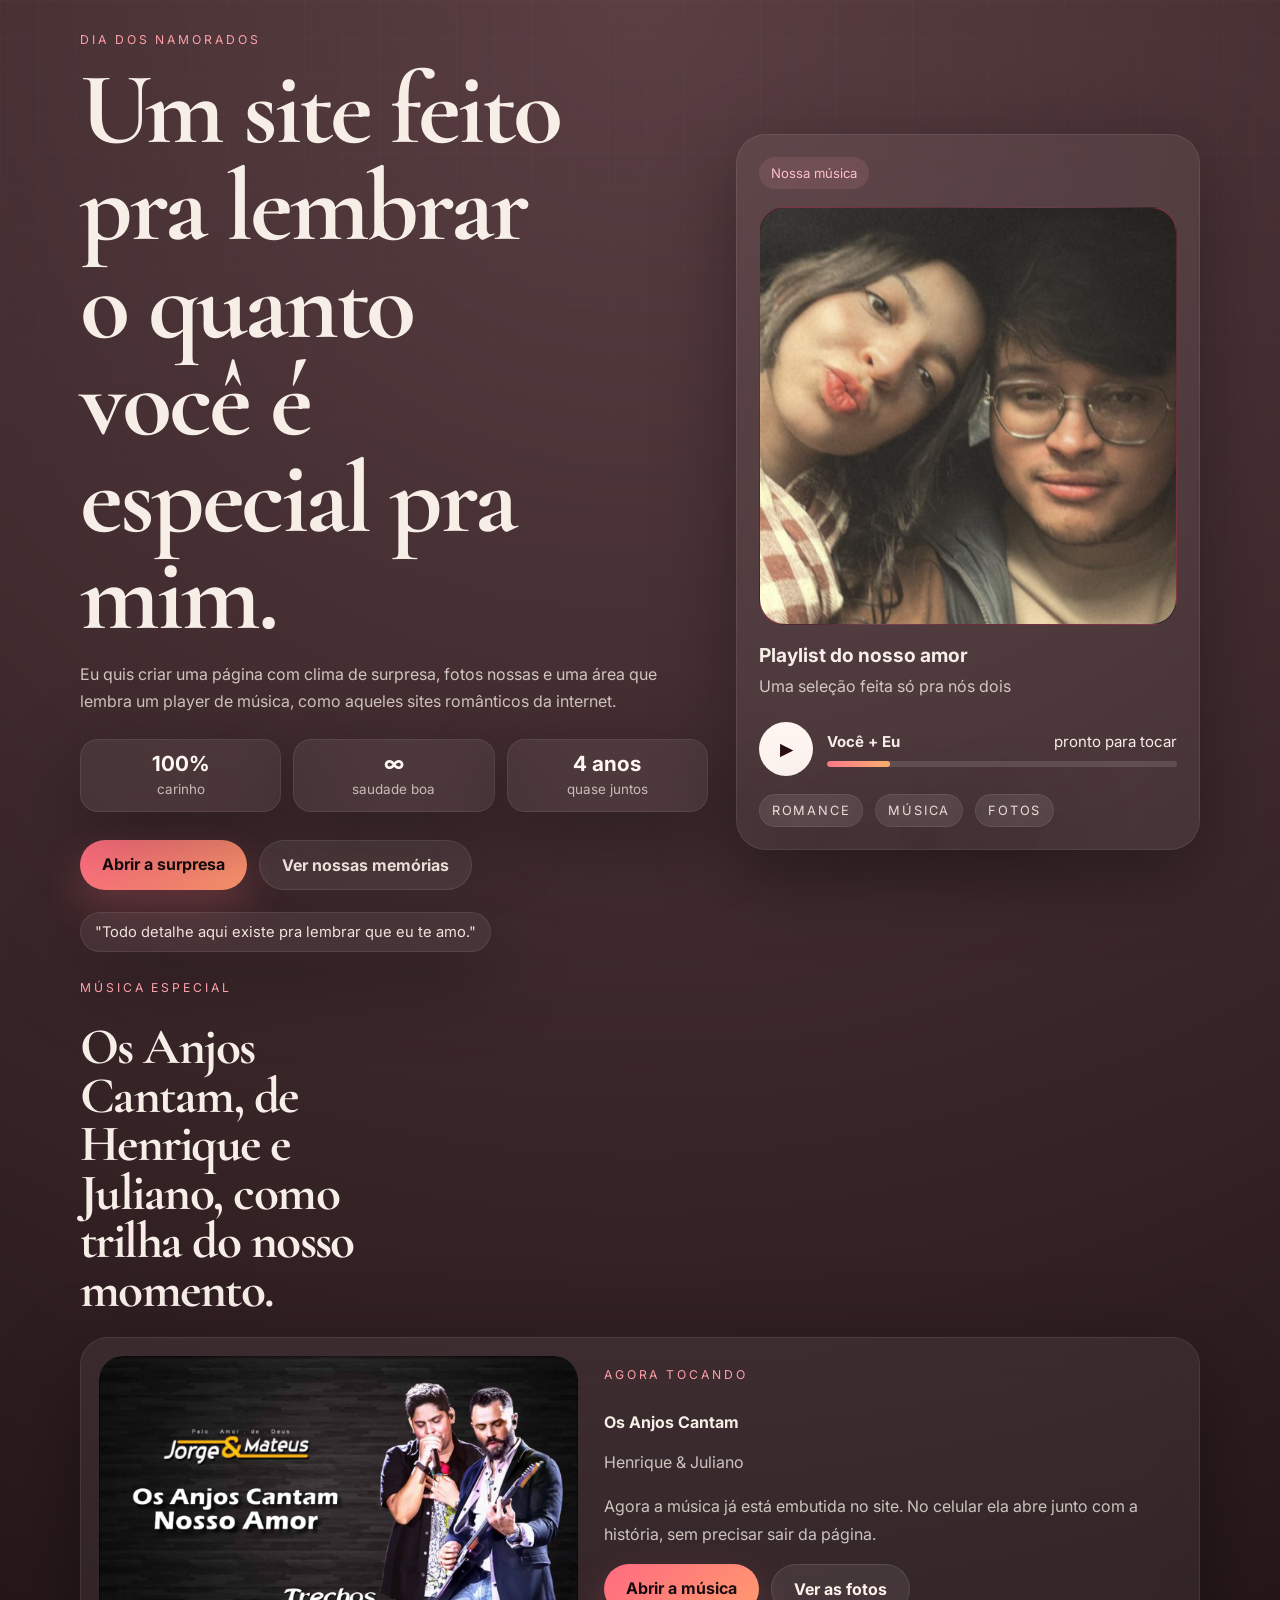
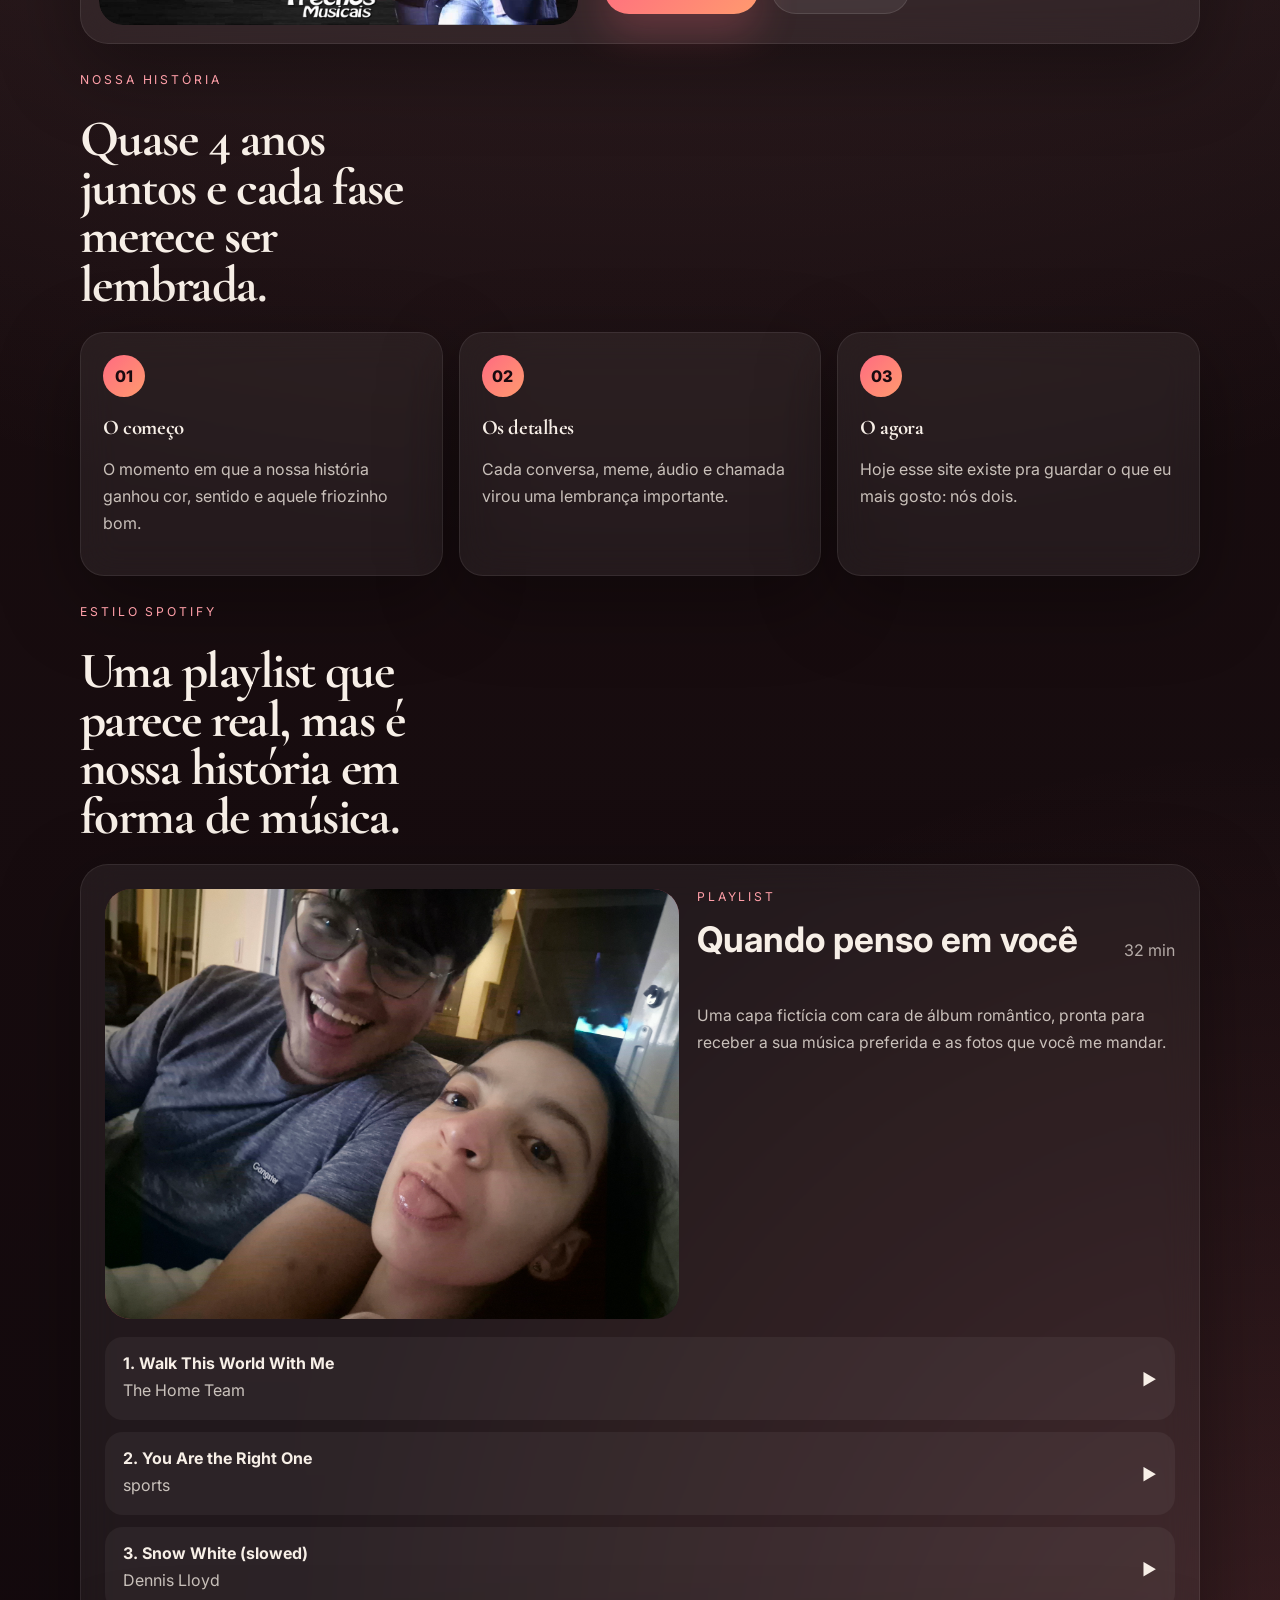
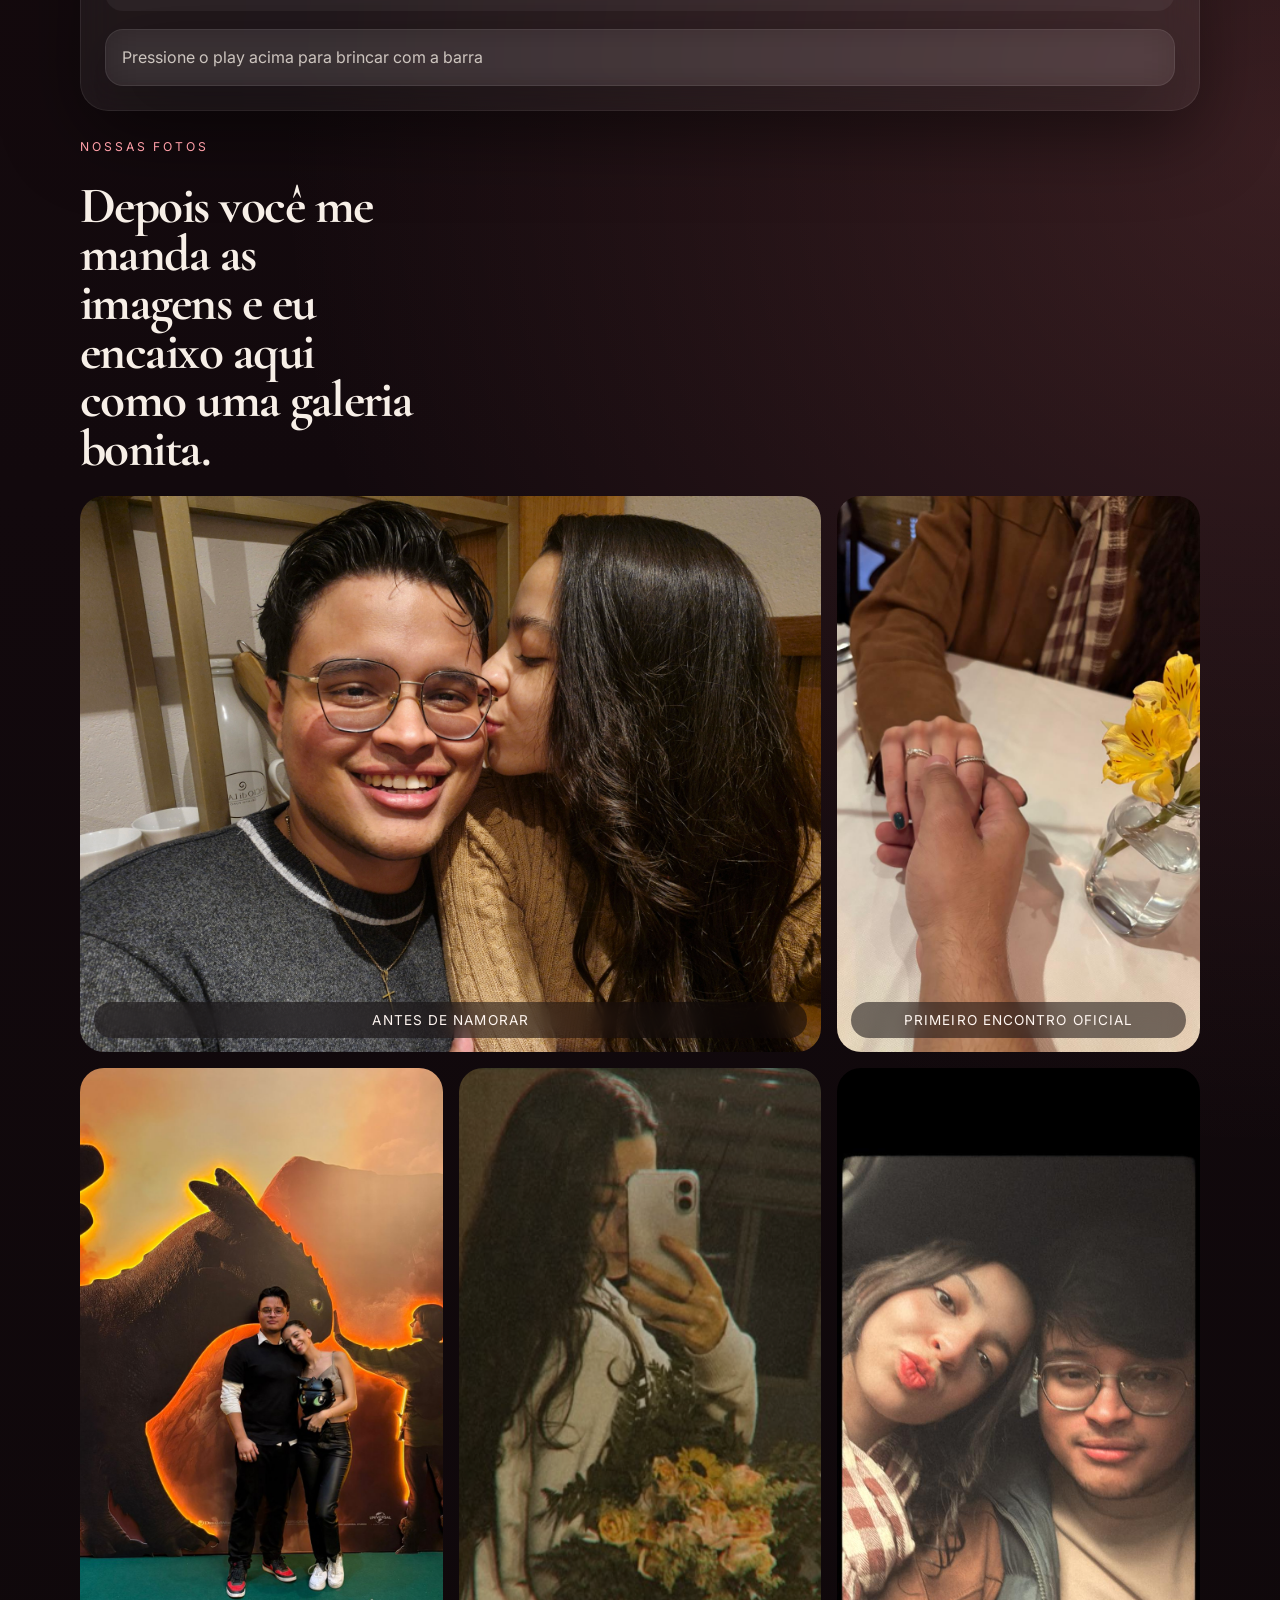
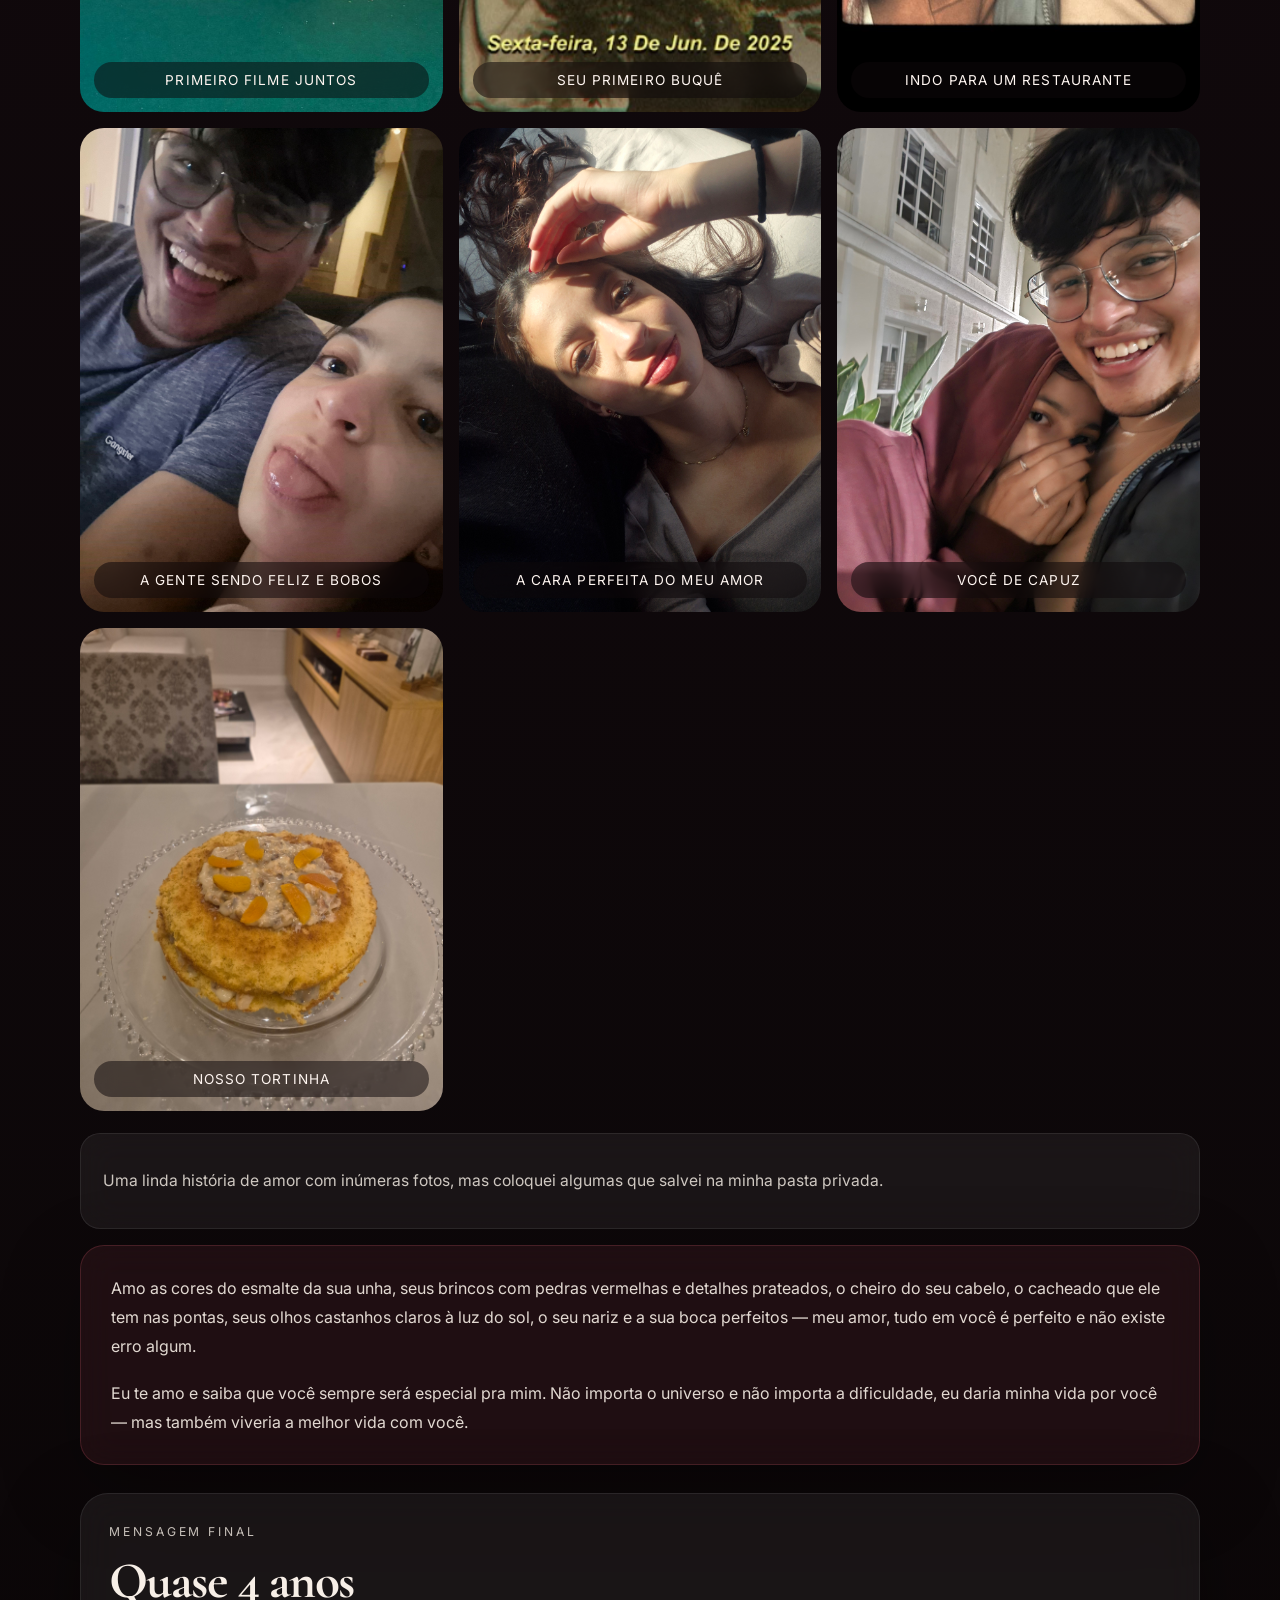
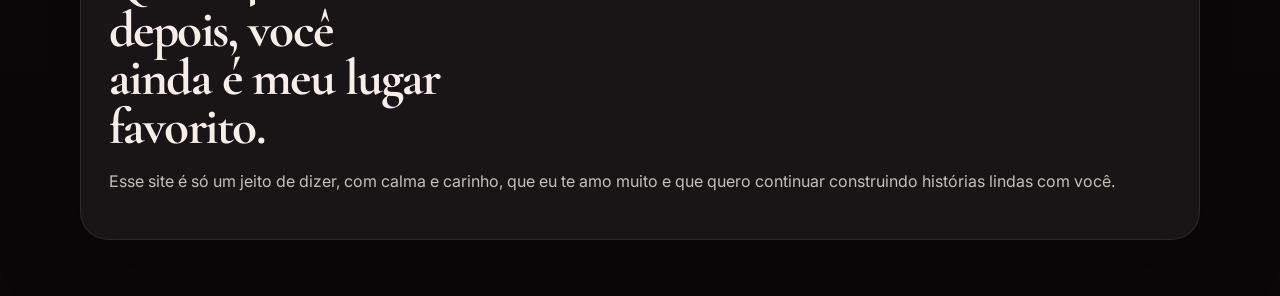
<file: Desktop/SiteNamoro/index.html>
<!doctype html>
<html lang="pt-BR">
  <head>
    <meta charset="UTF-8" />
    <meta name="viewport" content="width=device-width, initial-scale=1.0" />
    <title>Para o meu amor</title>
    <link rel="preconnect" href="https://fonts.googleapis.com" />
    <link rel="preconnect" href="https://fonts.gstatic.com" crossorigin />
    <link
      href="https://fonts.googleapis.com/css2?family=Cormorant+Garamond:wght@500;600;700&family=Inter:wght@400;500;600;700;800&display=swap"
      rel="stylesheet"
    />
    <link rel="stylesheet" href="style.css" />
  </head>
  <body>
    <main class="page-shell">
      <section class="hero">
        <div class="hero-copy">
          <p class="eyebrow">Dia dos Namorados</p>
          <h1>Um site feito pra lembrar o quanto você é especial pra mim.</h1>
          <p class="hero-text">
            Eu quis criar uma página com clima de surpresa, fotos nossas e uma
            área que lembra um player de música, como aqueles sites românticos
            da internet.
          </p>
          <div class="stats-strip">
            <div>
              <strong>100%</strong>
              <span>carinho</span>
            </div>
            <div>
              <strong>∞</strong>
              <span>saudade boa</span>
            </div>
            <div>
              <strong>4 anos</strong>
              <span>quase juntos</span>
            </div>
          </div>
          <div class="hero-actions">
            <a class="primary-btn" href="#playlist">Abrir a surpresa</a>
            <a class="secondary-btn" href="#memories">Ver nossas memórias</a>
          </div>
          <p class="quote-line">
            "Todo detalhe aqui existe pra lembrar que eu te amo."
          </p>
        </div>

        <div class="hero-card">
          <div class="badge">Nossa música</div>
          <div class="album-art">
            <img
              src="images/foto-playlist-do-nosso-amor.png"
              alt="Foto romântica dela"
            />
          </div>
          <div class="track-meta">
            <p class="track-title">Playlist do nosso amor</p>
            <p class="track-subtitle">Uma seleção feita só pra nós dois</p>
          </div>
          <div class="player">
            <button class="player-button" type="button" id="playButton">
              ▶
            </button>
            <div class="player-info">
              <div class="player-line">
                <strong>Você + Eu</strong>
                <span id="playerState">pronto para tocar</span>
              </div>
              <div class="progress-bar" aria-hidden="true">
                <span id="progressFill"></span>
              </div>
            </div>
          </div>
          <div class="mini-tags">
            <span>romance</span>
            <span>música</span>
            <span>fotos</span>
          </div>
        </div>
      </section>

      <section class="music-section" id="music">
        <div class="section-heading">
          <p class="eyebrow">Música especial</p>
          <h2>
            Os Anjos Cantam, de Henrique e Juliano, como trilha do nosso
            momento.
          </h2>
        </div>

        <div class="music-card">
          <div class="music-cover">
            <img
              src="images/osanjoscantamnossoamor.jpg"
              alt="Os Anjos Cantam - Henrique e Juliano"
              class="music-cover-img"
            />
          </div>

          <div class="music-copy">
            <span class="music-label">Agora tocando</span>
            <strong>Os Anjos Cantam</strong>
            <p>Henrique &amp; Juliano</p>
            <p>
              Agora a música já está embutida no site. No celular ela abre junto
              com a história, sem precisar sair da página.
            </p>
            <div class="music-actions">
              <a
                class="primary-btn"
                href="https://www.youtube.com/watch?v=EhlhRIJygPM&list=RDICS6uKC93w0&index=4"
                target="_blank"
                rel="noreferrer"
                >Abrir a música</a
              >
              <a class="secondary-btn" href="#memories">Ver as fotos</a>
            </div>
          </div>
        </div>
      </section>

      <section class="timeline-section">
        <div class="section-heading">
          <p class="eyebrow">Nossa história</p>
          <h2>Quase 4 anos juntos e cada fase merece ser lembrada.</h2>
        </div>

        <div class="timeline-grid">
          <article class="timeline-card">
            <span>01</span>
            <h3>O começo</h3>
            <p>
              O momento em que a nossa história ganhou cor, sentido e aquele
              friozinho bom.
            </p>
          </article>
          <article class="timeline-card">
            <span>02</span>
            <h3>Os detalhes</h3>
            <p>
              Cada conversa, meme, áudio e chamada virou uma lembrança
              importante.
            </p>
          </article>
          <article class="timeline-card">
            <span>03</span>
            <h3>O agora</h3>
            <p>
              Hoje esse site existe pra guardar o que eu mais gosto: nós dois.
            </p>
          </article>
        </div>
      </section>

      <section class="playlist-section" id="playlist">
        <div class="section-heading">
          <p class="eyebrow">Estilo Spotify</p>
          <h2>
            Uma playlist que parece real, mas é nossa história em forma de
            música.
          </h2>
        </div>

        <div class="playlist-card">
          <div class="playlist-hero-row">
            <div class="playlist-cover">
              <img
                src="images/a%20gente%20sendo%20feliz%20e%20bobos.jpg"
                alt="Capa da playlist com uma foto do casal"
              />
            </div>
            <div class="playlist-copy">
              <div class="playlist-top">
                <div>
                  <p class="playlist-label">Playlist</p>
                  <h3>Quando penso em você</h3>
                </div>
                <span class="playlist-time">32 min</span>
              </div>
              <p class="playlist-description">
                Uma capa fictícia com cara de álbum romântico, pronta para
                receber a sua música preferida e as fotos que você me mandar.
              </p>
            </div>
          </div>

          <div class="track-list">
            <a
              class="track-item"
              href="https://www.youtube.com/watch?v=CRLgEkgqc94"
              target="_blank"
              rel="noreferrer"
            >
              <div>
                <strong>1. Walk This World With Me</strong>
                <p>The Home Team</p>
              </div>
              <span>▶</span>
            </a>
            <a
              class="track-item"
              href="https://www.youtube.com/watch?v=lMk3WMnUZ1s"
              target="_blank"
              rel="noreferrer"
            >
              <div>
                <strong>2. You Are the Right One</strong>
                <p>sports</p>
              </div>
              <span>▶</span>
            </a>
            <a
              class="track-item"
              href="https://www.youtube.com/watch?v=XYQED7fs8Rc"
              target="_blank"
              rel="noreferrer"
            >
              <div>
                <strong>3. Snow White (slowed)</strong>
                <p>Dennis Lloyd</p>
              </div>
              <span>▶</span>
            </a>
          </div>

          <div class="playlist-footer-note">
            <span>Pressione o play acima para brincar com a barra</span>
          </div>
        </div>
      </section>

      <section class="memories-section" id="memories">
        <div class="section-heading">
          <p class="eyebrow">Nossas fotos</p>
          <h2>
            Depois você me manda as imagens e eu encaixo aqui como uma galeria
            bonita.
          </h2>
        </div>

        <div class="gallery">
          <article class="memory-card memory-large photo-card memory-medium">
            <img
              src="images/Nosso%20encontro%20antes%20da%20gente%20namorar.jpg"
              alt="Nosso encontro antes da gente namorar"
            />
            <span class="photo-caption">Antes de namorar</span>
          </article>
          <article class="memory-card photo-card">
            <img
              src="images/Nosso%20primeiro%20encontro%20como%20namorados%20oficial.jpg"
              alt="Nosso primeiro encontro como namorados oficial"
            />
            <span class="photo-caption">Primeiro encontro oficial</span>
          </article>
          <article class="memory-card photo-card">
            <img
              src="images/Primeiro%20filme%20assistido%20juntos.jpg"
              alt="Primeiro filme assistido juntos"
            />
            <span class="photo-caption">Primeiro filme juntos</span>
          </article>
          <article class="memory-card photo-card">
            <img src="images/primeiro%20buque.png" alt="Seu primeiro buquê" />
            <span class="photo-caption">Seu primeiro buquê</span>
          </article>
          <article class="memory-card photo-card">
            <img
              src="images/Indo%20para%20um%20restaurante.jpg"
              alt="Indo para um restaurante"
            />
            <span class="photo-caption">Indo para um restaurante</span>
          </article>
          <article class="memory-card photo-card">
            <img
              src="images/a%20gente%20sendo%20feliz%20e%20bobos.jpg"
              alt="Vocês dois felizes"
            />
            <span class="photo-caption">A gente sendo feliz e bobos</span>
          </article>
          <article class="memory-card photo-card">
            <img src="images/Meu%20amorzao%20linda.jpg" alt="Retrato dela" />
            <span class="photo-caption">A cara perfeita do meu amor</span>
          </article>
          <article class="memory-card photo-card">
            <img src="images/Voce%20de%20capuz.jpg" alt="Você de capuz" />
            <span class="photo-caption">Você de capuz</span>
          </article>
          <article class="memory-card photo-card">
            <img src="images/Nosso%20tortinha.jpg" alt="Nosso tortinha" />
            <span class="photo-caption">Nosso tortinha</span>
          </article>
        </div>

        <div class="memory-note-card">
          <p>Uma linda história de amor com inúmeras fotos, mas coloquei algumas que salvei na minha pasta privada.</p>
        </div>

        <div class="love-letter-card">
          <p>
            Amo as cores do esmalte da sua unha, seus brincos com pedras vermelhas e detalhes prateados,
            o cheiro do seu cabelo, o cacheado que ele tem nas pontas, seus olhos castanhos claros à luz do sol,
            o seu nariz e a sua boca perfeitos — meu amor, tudo em você é perfeito e não existe erro algum.
          </p>
          <p>
            Eu te amo e saiba que você sempre será especial pra mim. Não importa o universo e não importa a dificuldade,
            eu daria minha vida por você — mas também viveria a melhor vida com você.
          </p>
        </div>
      </section>

      <section class="love-note">
        <p class="eyebrow">Mensagem final</p>
        <h2>Quase 4 anos depois, você ainda é meu lugar favorito.</h2>
        <p>
          Esse site é só um jeito de dizer, com calma e carinho, que eu te amo
          muito e que quero continuar construindo histórias lindas com você.
        </p>
      </section>
    </main>

    <div class="floating-hearts" aria-hidden="true">
      <span>❤</span>
      <span>❤</span>
      <span>❤</span>
      <span>❤</span>
    </div>

    <script>
      const playButton = document.getElementById("playButton");
      const playerState = document.getElementById("playerState");
      const progressFill = document.getElementById("progressFill");
      let playing = false;
      let progress = 18;

      playButton.addEventListener("click", () => {
        playing = !playing;
        playButton.textContent = playing ? "❚❚" : "▶";
        playerState.textContent = playing
          ? "tocando agora"
          : "pronto para tocar";

        if (playing) {
          progress = 18;
          progressFill.style.width = progress + "%";
        }
      });

      setInterval(() => {
        if (!playing) return;
        progress = Math.min(progress + 1.5, 100);
        progressFill.style.width = progress + "%";
        if (progress >= 100) {
          playing = false;
          playButton.textContent = "▶";
          playerState.textContent = "pronto para tocar";
        }
      }, 180);
    </script>
  </body>
</html>
</file>
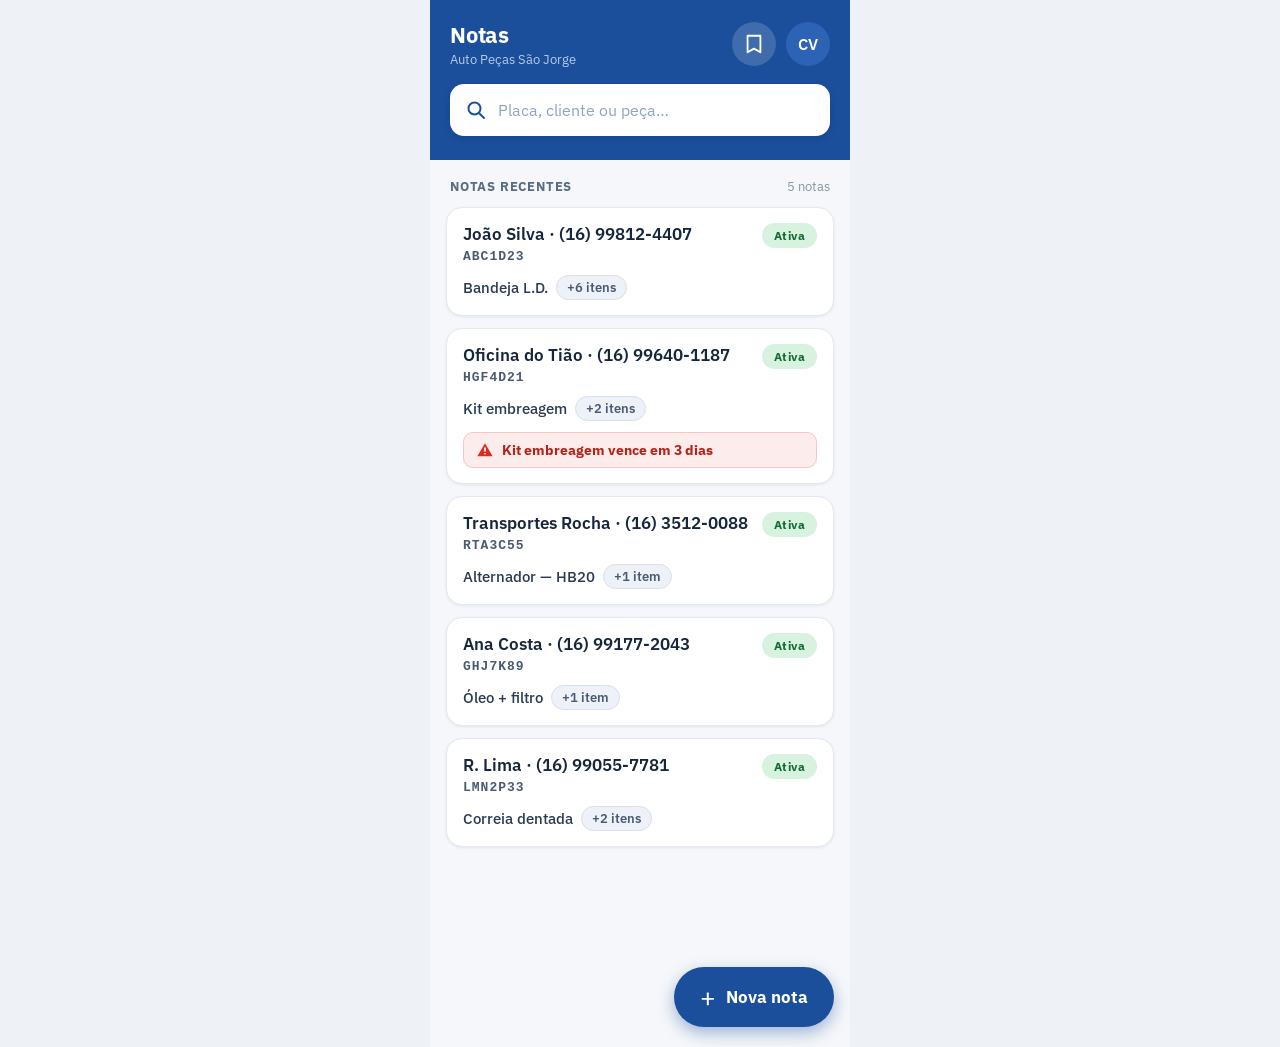
<file: Desktop/SafeFiscas/app/index.html>
<!DOCTYPE html>
<html lang="pt-BR">
<head>
  <meta charset="utf-8">
  <meta name="viewport" content="width=device-width, initial-scale=1, viewport-fit=cover, maximum-scale=1">
  <meta name="theme-color" content="#1b4f9c">
  <meta name="apple-mobile-web-app-capable" content="yes">
  <meta name="apple-mobile-web-app-status-bar-style" content="black-translucent">
  <meta name="apple-mobile-web-app-title" content="SafeFiscas">
  <title>SafeFiscas</title>
  <link rel="manifest" href="./manifest.webmanifest">
  <link rel="apple-touch-icon" href="./icon.svg">
  <link rel="preconnect" href="https://fonts.googleapis.com">
  <link rel="preconnect" href="https://fonts.gstatic.com" crossorigin>
  <link href="https://fonts.googleapis.com/css2?family=IBM+Plex+Sans:wght@400;500;600;700&display=swap" rel="stylesheet">
  <link rel="stylesheet" href="./styles.css">
</head>
<body>
  <div id="app"></div>

  <!-- Input escondido usado pela captura de foto (camera no celular) -->
  <input id="cameraInput" type="file" accept="image/*" capture="environment" hidden>

  <div id="toastHost" aria-live="polite"></div>

  <script src="./db.js"></script>
  <script src="./app.js"></script>
  <script>
    if ('serviceWorker' in navigator) {
      window.addEventListener('load', () => {
        navigator.serviceWorker.register('./sw.js').catch(() => {});
      });
    }
  </script>
</body>
</html>
</file>
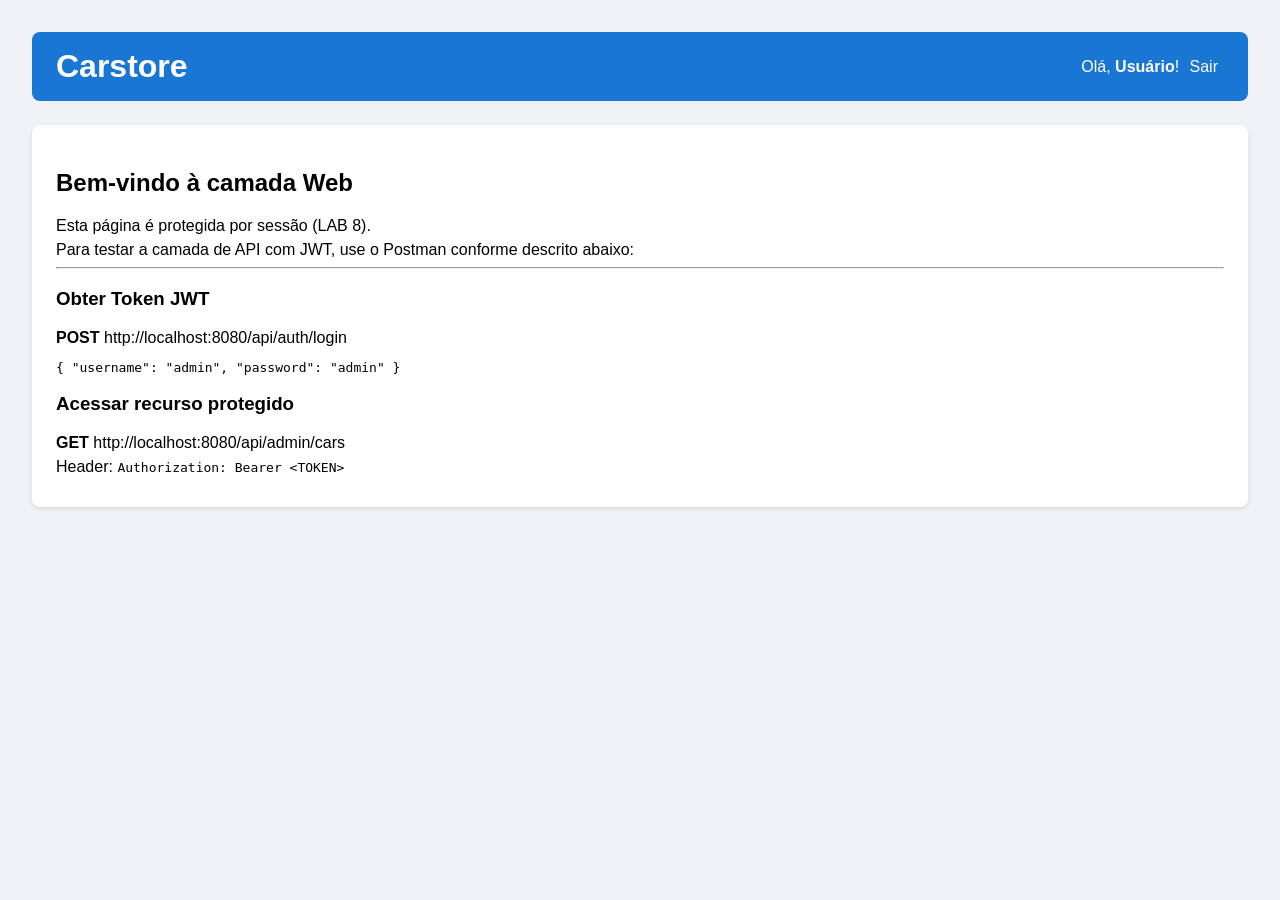
<file: Desktop/Aula-quinta/carstore-spring-boot/src/main/resources/templates/cars.html>
<!DOCTYPE html>
<html xmlns:th="http://www.thymeleaf.org"
      xmlns:sec="http://www.thymeleaf.org/extras/spring-security">
<head>
    <meta charset="UTF-8">
    <title>Carstore - Carros</title>
    <style>
        body { font-family: Arial, sans-serif; margin: 2rem; background: #f0f2f5; }
        .header { display: flex; justify-content: space-between; align-items: center; background: #1976d2; color: white; padding: 1rem 1.5rem; border-radius: 8px; margin-bottom: 1.5rem; }
        h1 { margin: 0; }
        a.logout { color: white; text-decoration: none; background: rgba(255,255,255,.2); padding: .4rem .8rem; border-radius: 4px; }
        .info { background: white; padding: 1.5rem; border-radius: 8px; box-shadow: 0 2px 4px rgba(0,0,0,.1); }
        p { margin: .4rem 0; }
    </style>
</head>
<body>
<div class="header">
    <h1>Carstore</h1>
    <span>
        Olá, <strong sec:authentication="name">Usuário</strong>!
        <form th:action="@{/logout}" method="post" style="display:inline">
            <button type="submit" style="background:none;border:none;color:white;cursor:pointer;font-size:1rem;">Sair</button>
        </form>
    </span>
</div>
<div class="info">
    <h2>Bem-vindo à camada Web</h2>
    <p>Esta página é protegida por sessão (LAB 8).</p>
    <p>Para testar a camada de API com JWT, use o Postman conforme descrito abaixo:</p>
    <hr/>
    <h3>Obter Token JWT</h3>
    <p><strong>POST</strong> http://localhost:8080/api/auth/login</p>
    <pre>{ "username": "admin", "password": "admin" }</pre>
    <h3>Acessar recurso protegido</h3>
    <p><strong>GET</strong> http://localhost:8080/api/admin/cars</p>
    <p>Header: <code>Authorization: Bearer &lt;TOKEN&gt;</code></p>
</div>
</body>
</html>
</file>
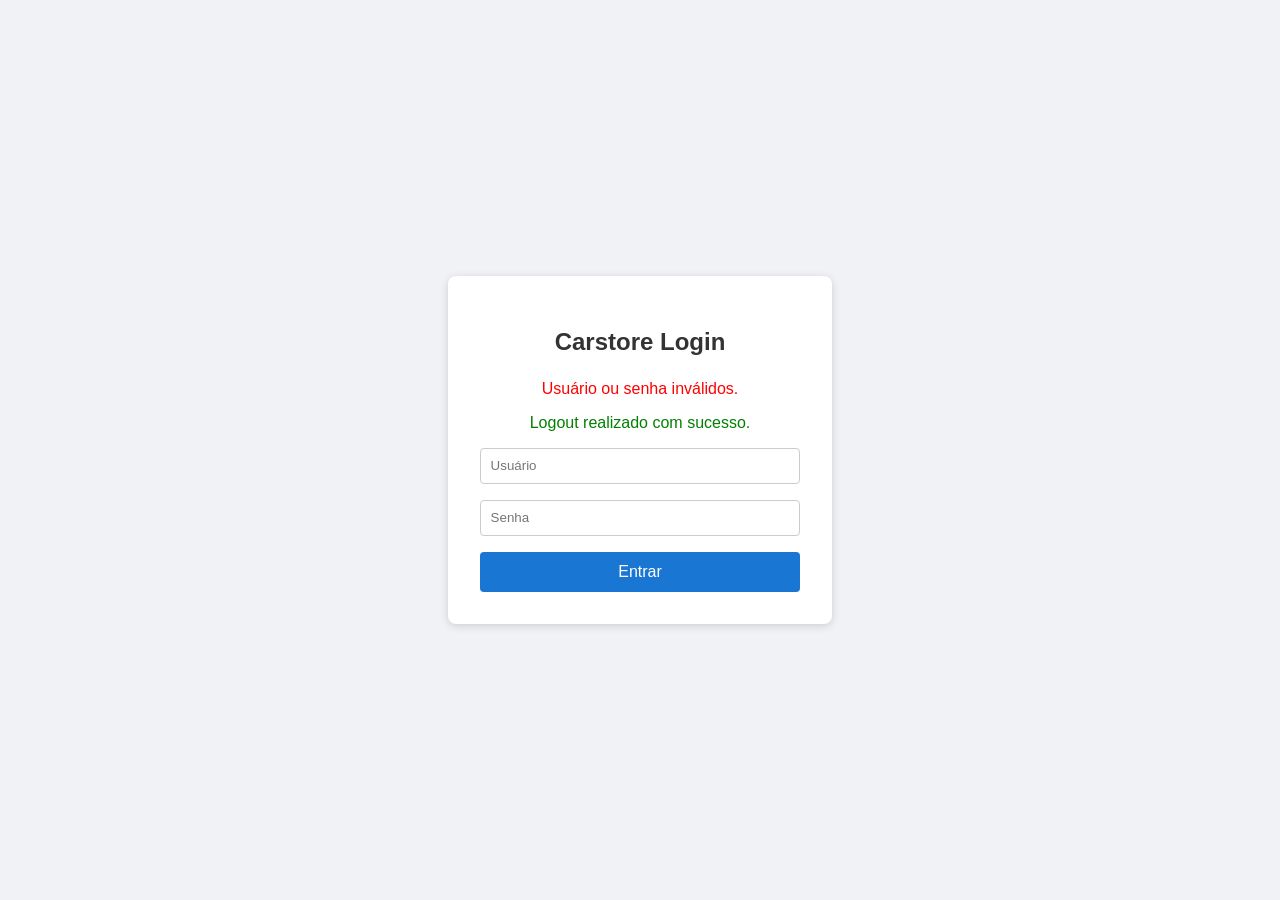
<file: Desktop/Aula-quinta/carstore-spring-boot/src/main/resources/templates/login.html>
<!DOCTYPE html>
<html xmlns:th="http://www.thymeleaf.org">
<head>
    <meta charset="UTF-8">
    <title>Login - Carstore</title>
    <style>
        body { font-family: Arial, sans-serif; display: flex; justify-content: center; align-items: center; height: 100vh; margin: 0; background: #f0f2f5; }
        .card { background: white; padding: 2rem; border-radius: 8px; box-shadow: 0 2px 8px rgba(0,0,0,.15); width: 320px; }
        h2 { text-align: center; margin-bottom: 1.5rem; color: #333; }
        input { width: 100%; padding: .6rem; margin-bottom: 1rem; border: 1px solid #ccc; border-radius: 4px; box-sizing: border-box; }
        button { width: 100%; padding: .7rem; background: #1976d2; color: white; border: none; border-radius: 4px; cursor: pointer; font-size: 1rem; }
        button:hover { background: #1565c0; }
        .error { color: red; text-align: center; margin-bottom: 1rem; }
        .success { color: green; text-align: center; margin-bottom: 1rem; }
    </style>
</head>
<body>
<div class="card">
    <h2>Carstore Login</h2>
    <p th:if="${param.error}" class="error">Usuário ou senha inválidos.</p>
    <p th:if="${param.logout}" class="success">Logout realizado com sucesso.</p>
    <form th:action="@{/login}" method="post">
        <input type="text" name="username" placeholder="Usuário" required/>
        <input type="password" name="password" placeholder="Senha" required/>
        <button type="submit">Entrar</button>
    </form>
</div>
</body>
</html>
</file>
<file: Desktop/SiteNamoro/style.css>
* {
  box-sizing: border-box;
}

html {
  scroll-behavior: smooth;
}

body {
  margin: 0;
  min-height: 100vh;
  font-family: "Inter", sans-serif;
  color: #f7efe7;
  background:
    radial-gradient(circle at top, rgba(255, 194, 206, 0.26), transparent 32%),
    radial-gradient(
      circle at right,
      rgba(255, 138, 138, 0.16),
      transparent 28%
    ),
    linear-gradient(180deg, #201112 0%, #12090d 55%, #0b0708 100%);
}

body::before {
  content: "";
  position: fixed;
  inset: 0;
  pointer-events: none;
  background-image:
    linear-gradient(rgba(255, 255, 255, 0.02) 1px, transparent 1px),
    linear-gradient(90deg, rgba(255, 255, 255, 0.02) 1px, transparent 1px);
  background-size: 38px 38px;
  mask-image: linear-gradient(to bottom, rgba(0, 0, 0, 0.9), transparent 90%);
}

.floating-hearts {
  position: fixed;
  inset: 0;
  pointer-events: none;
  overflow: hidden;
  z-index: 0;
}

.floating-hearts span {
  position: absolute;
  font-size: clamp(1rem, 2vw, 1.6rem);
  color: rgba(255, 142, 155, 0.2);
  animation: floatHeart 10s linear infinite;
}

.floating-hearts span:nth-child(1) {
  left: 8%;
  bottom: -10%;
  animation-delay: 0s;
}
.floating-hearts span:nth-child(2) {
  left: 26%;
  bottom: -16%;
  animation-delay: 2s;
}
.floating-hearts span:nth-child(3) {
  left: 68%;
  bottom: -12%;
  animation-delay: 4s;
}
.floating-hearts span:nth-child(4) {
  left: 86%;
  bottom: -18%;
  animation-delay: 6s;
}

@keyframes floatHeart {
  0% {
    transform: translateY(0) scale(0.9) rotate(0deg);
    opacity: 0;
  }
  10% {
    opacity: 1;
  }
  100% {
    transform: translateY(-120vh) scale(1.2) rotate(18deg);
    opacity: 0;
  }
}

a {
  color: inherit;
  text-decoration: none;
}

img {
  display: block;
  max-width: 100%;
}

.page-shell {
  width: min(1120px, calc(100% - 32px));
  margin: 0 auto;
  padding: 32px 0 56px;
}

.hero,
.music-section,
.timeline-section,
.playlist-section,
.memories-section,
.love-note {
  position: relative;
  z-index: 1;
}

.hero {
  display: grid;
  grid-template-columns: 1.15fr 0.85fr;
  gap: 28px;
  align-items: center;
  min-height: 92vh;
}

.hero-copy h1,
.section-heading h2,
.love-note h2 {
  margin: 0;
  font-family: "Cormorant Garamond", serif;
  line-height: 0.95;
  letter-spacing: -0.03em;
}

.hero-copy h1 {
  font-size: clamp(3.4rem, 8vw, 7rem);
  max-width: 10ch;
}

.section-heading h2,
.love-note h2 {
  font-size: clamp(2.1rem, 4vw, 4rem);
  max-width: 14ch;
}

.hero-text,
.love-note p,
.track-item p,
.track-subtitle,
.playlist-description,
.music-copy p,
.timeline-card p,
.memory-caption p,
.playlist-footer-note span {
  color: rgba(247, 239, 231, 0.78);
  line-height: 1.7;
}

.eyebrow,
.playlist-label,
.music-label {
  margin: 0 0 14px;
  text-transform: uppercase;
  letter-spacing: 0.24em;
  font-size: 0.76rem;
  color: #ff9fa8;
}

.hero-actions,
.music-actions,
.mini-tags {
  display: flex;
  flex-wrap: wrap;
  gap: 12px;
}

.hero-actions {
  margin-top: 28px;
}

.primary-btn,
.secondary-btn,
.player-button {
  border: 0;
  border-radius: 999px;
  font-weight: 700;
  cursor: pointer;
}

.primary-btn,
.secondary-btn {
  padding: 14px 22px;
  transition:
    transform 0.25s ease,
    background 0.25s ease,
    color 0.25s ease;
}

.primary-btn {
  background: linear-gradient(135deg, #ff6b81, #ff9a6e);
  color: #190c10;
  box-shadow: 0 18px 40px rgba(255, 107, 129, 0.25);
}

.secondary-btn {
  background: rgba(255, 255, 255, 0.08);
  color: #fff2ea;
  border: 1px solid rgba(255, 255, 255, 0.1);
}

.primary-btn:hover,
.secondary-btn:hover {
  transform: translateY(-2px);
}

.stats-strip {
  display: grid;
  grid-template-columns: repeat(3, minmax(0, 1fr));
  gap: 12px;
  margin-top: 24px;
}

.stats-strip div,
.timeline-card,
.memory-caption,
.playlist-footer-note,
.quote-line,
.mini-tags span,
.music-note,
.music-card,
.playlist-card,
.hero-card,
.love-note {
  background: rgba(255, 255, 255, 0.06);
  border: 1px solid rgba(255, 255, 255, 0.08);
  backdrop-filter: blur(18px);
  box-shadow: 0 24px 80px rgba(0, 0, 0, 0.35);
}

.stats-strip div {
  padding: 14px 16px;
  border-radius: 18px;
  text-align: center;
}

.stats-strip strong {
  display: block;
  font-size: 1.3rem;
  line-height: 1;
  color: #fff8f2;
}

.stats-strip span {
  display: block;
  margin-top: 6px;
  font-size: 0.84rem;
  color: rgba(247, 239, 231, 0.72);
}

.quote-line {
  display: inline-flex;
  margin: 22px 0 0;
  padding: 10px 14px;
  border-radius: 999px;
  color: rgba(255, 241, 235, 0.92);
  font-size: 0.92rem;
}

.hero-card {
  padding: 22px;
  border-radius: 30px;
}

.badge {
  display: inline-flex;
  align-items: center;
  gap: 8px;
  padding: 8px 12px;
  border-radius: 999px;
  background: rgba(255, 159, 168, 0.12);
  color: #ffc1cb;
  font-size: 0.82rem;
  margin-bottom: 18px;
}

.album-art {
  aspect-ratio: 1 / 1;
  border-radius: 26px;
  overflow: hidden;
  background:
    radial-gradient(
      circle at 30% 20%,
      rgba(255, 213, 220, 0.55),
      transparent 24%
    ),
    radial-gradient(
      circle at 70% 80%,
      rgba(255, 119, 145, 0.5),
      transparent 30%
    ),
    linear-gradient(135deg, #3c141b, #7f2434 50%, #1e1418);
  border: 1px solid rgba(255, 255, 255, 0.08);
}

.album-art img,
.playlist-cover img,
.photo-card img {
  width: 100%;
  height: 100%;
  object-fit: cover;
}

.album-art img {
  object-position: center;
}

.playlist-cover img {
  object-position: center;
  flex: 1;
  min-height: 280px;
}

.music-embed {
  width: 100%;
  height: 100%;
  border: 0;
  border-radius: 24px;
  min-height: 260px;
}

.track-meta {
  margin-top: 18px;
}

.track-title {
  margin: 0;
  font-size: 1.2rem;
  font-weight: 700;
}

.track-subtitle {
  margin: 6px 0 0;
}

.player {
  display: flex;
  align-items: center;
  gap: 14px;
  margin-top: 22px;
}

.player-button {
  width: 54px;
  height: 54px;
  background: #fff6f1;
  color: #2a1014;
  font-size: 1rem;
  flex: 0 0 auto;
}

.player-info {
  flex: 1;
}

.player-line {
  display: flex;
  align-items: center;
  justify-content: space-between;
  gap: 16px;
  margin-bottom: 10px;
  font-size: 0.94rem;
}

.progress-bar {
  height: 6px;
  border-radius: 999px;
  background: rgba(255, 255, 255, 0.12);
  overflow: hidden;
}

.progress-bar span {
  display: block;
  width: 18%;
  height: 100%;
  border-radius: inherit;
  background: linear-gradient(90deg, #ff7b8e, #ffb36f);
  transition: width 0.18s linear;
}

.mini-tags {
  margin-top: 18px;
}

.mini-tags span {
  padding: 8px 12px;
  border-radius: 999px;
  font-size: 0.8rem;
  text-transform: uppercase;
  letter-spacing: 0.14em;
  color: rgba(255, 243, 238, 0.88);
}

.music-section,
.timeline-section,
.playlist-section,
.memories-section {
  padding-top: 28px;
}

.section-heading {
  display: grid;
  gap: 14px;
  margin-bottom: 22px;
}

.music-card {
  display: grid;
  grid-template-columns: 0.9fr 1.1fr;
  gap: 18px;
  padding: 18px;
  border-radius: 28px;
}

.music-cover {
  min-height: 260px;
  padding: 0;
  border-radius: 24px;
  display: block;
  overflow: hidden;
}

.music-cover-img {
  width: 100%;
  height: 100%;
  min-height: 260px;
  object-fit: cover;
  object-position: center;
  display: block;
  border-radius: 24px;
}

.music-copy {
  display: grid;
  align-content: center;
  gap: 16px;
  padding: 10px 8px;
}

.music-copy p {
  margin: 0;
  line-height: 1.75;
}

.music-album-art {
  width: 100%;
  border-radius: 18px;
  object-fit: cover;
  aspect-ratio: 16 / 9;
}

.music-note {
  padding: 14px 16px;
  border-radius: 18px;
  color: rgba(247, 239, 231, 0.82);
}

.timeline-grid {
  display: grid;
  grid-template-columns: repeat(3, minmax(0, 1fr));
  gap: 16px;
}

.timeline-card {
  border-radius: 24px;
  padding: 22px;
  min-height: 180px;
}

.timeline-card span {
  display: inline-flex;
  align-items: center;
  justify-content: center;
  width: 42px;
  height: 42px;
  border-radius: 50%;
  background: linear-gradient(135deg, #ff6b81, #ff9a6e);
  color: #1a0a0f;
  font-weight: 800;
  margin-bottom: 18px;
}

.timeline-card h3 {
  margin: 0 0 8px;
  font-size: 1.3rem;
  font-family: "Cormorant Garamond", serif;
  letter-spacing: -0.02em;
}

.playlist-card {
  border-radius: 28px;
  padding: 24px;
}

.playlist-hero-row {
  display: grid;
  grid-template-columns: 1.2fr 1fr;
  gap: 18px;
  margin-bottom: 18px;
}

.playlist-cover {
  border-radius: 26px;
  overflow: hidden;
  background:
    radial-gradient(
      circle at 35% 30%,
      rgba(255, 230, 236, 0.42),
      transparent 25%
    ),
    radial-gradient(
      circle at 70% 70%,
      rgba(255, 121, 147, 0.38),
      transparent 28%
    ),
    linear-gradient(135deg, #4b1720, #9d3449 52%, #1f1218);
  box-shadow: inset 0 0 0 1px rgba(255, 255, 255, 0.08);
  min-height: 280px;
  height: 100%;
  display: flex;
  align-items: stretch;
}

.playlist-copy {
  display: grid;
  align-content: start;
  gap: 10px;
}

.playlist-top {
  display: flex;
  justify-content: space-between;
  gap: 18px;
  align-items: end;
  margin-bottom: 18px;
}

.playlist-top h3 {
  margin: 0;
  font-size: clamp(1.5rem, 3vw, 2.2rem);
}

.playlist-time {
  color: rgba(247, 239, 231, 0.68);
}

.playlist-description {
  max-width: 52ch;
  font-size: 0.98rem;
}

.track-list {
  display: grid;
  gap: 12px;
}

.track-item {
  display: flex;
  align-items: center;
  justify-content: space-between;
  gap: 18px;
  padding: 16px 18px;
  border-radius: 18px;
  background: rgba(255, 255, 255, 0.05);
  transition: background 0.2s ease, transform 0.2s ease;
}

a.track-item:hover {
  background: rgba(255, 107, 129, 0.15);
  transform: translateX(4px);
}

.track-item strong,
.track-item p {
  display: block;
  margin: 0;
}

.track-item p {
  margin-top: 4px;
}

.playlist-footer-note,
.memory-caption {
  margin-top: 18px;
  padding: 14px 16px;
  border-radius: 18px;
}

.gallery {
  display: grid;
  grid-template-columns: repeat(3, minmax(0, 1fr));
  gap: 16px;
}

.memory-card {
  min-height: 180px;
  border-radius: 24px;
  display: grid;
  place-items: center;
  text-align: center;
  padding: 22px;
  position: relative;
  overflow: hidden;
}

.memory-large {
  grid-column: span 2;
  min-height: 220px;
}

.memory-medium {
  min-height: 220px;
}

.photo-card {
  position: relative;
  padding: 0;
}

.photo-caption {
  position: absolute;
  left: 14px;
  right: 14px;
  bottom: 14px;
  padding: 10px 12px;
  border-radius: 999px;
  background: rgba(15, 8, 10, 0.52);
  backdrop-filter: blur(12px);
  font-family: "Inter", sans-serif;
  font-size: 0.85rem;
  letter-spacing: 0.08em;
  text-transform: uppercase;
  color: #fff6f1;
  text-align: center;
}

.memory-note-card {
  margin-top: 22px;
  padding: 18px 22px;
  border-radius: 20px;
  background: rgba(255, 255, 255, 0.06);
  border: 1px solid rgba(255, 255, 255, 0.08);
  backdrop-filter: blur(18px);
  color: rgba(247, 239, 231, 0.82);
  font-size: 0.98rem;
  line-height: 1.7;
}

.love-letter-card {
  margin-top: 16px;
  padding: 28px 30px;
  border-radius: 24px;
  background: rgba(255, 107, 129, 0.08);
  border: 1px solid rgba(255, 107, 129, 0.18);
  backdrop-filter: blur(18px);
  box-shadow: 0 24px 80px rgba(0, 0, 0, 0.25);
  display: grid;
  gap: 18px;
}

.love-letter-card p {
  margin: 0;
  color: rgba(247, 239, 231, 0.9);
  line-height: 1.8;
  font-size: 1rem;
}

.love-note {
  margin-top: 28px;
  padding: 28px;
  border-radius: 28px;
}

@media (max-width: 980px) {
  .music-card {
    grid-template-columns: 1fr;
  }

  .music-cover {
    min-height: 220px;
  }

  .music-embed {
    min-height: 220px;
  }

  .timeline-grid {
    grid-template-columns: 1fr;
  }

  .playlist-hero-row {
    grid-template-columns: 1fr;
  }

  .playlist-cover {
    min-height: 240px;
  }

  .stats-strip {
    grid-template-columns: 1fr;
  }
}

@media (max-width: 900px) {
  .hero {
    grid-template-columns: 1fr;
    min-height: auto;
    padding-top: 16px;
  }

  .hero-copy h1,
  .section-heading h2,
  .love-note h2 {
    max-width: 100%;
  }

  .gallery {
    grid-template-columns: repeat(2, minmax(0, 1fr));
  }

  .memory-large {
    grid-column: span 2;
  }

  .memory-medium {
    min-height: 180px;
  }

  .photo-caption {
    font-size: 0.75rem;
  }
}

@media (max-width: 640px) {
  .page-shell {
    width: min(100% - 20px, 1120px);
    padding: 16px 0 36px;
  }

  .hero-copy h1 {
    font-size: clamp(2.9rem, 15vw, 4.6rem);
  }

  .player-line,
  .track-item,
  .playlist-top,
  .music-actions {
    align-items: start;
    flex-direction: column;
  }

  .music-actions .primary-btn,
  .music-actions .secondary-btn {
    width: 100%;
    text-align: center;
  }

  .gallery {
    grid-template-columns: 1fr;
  }

  .stats-strip {
    grid-template-columns: 1fr;
  }

  .memory-large {
    grid-column: auto;
  }

  .memory-card {
    min-height: 160px;
  }

  .memory-medium {
    min-height: 150px;
  }

  .photo-caption {
    left: 10px;
    right: 10px;
    bottom: 10px;
    padding: 8px 10px;
  }
}
</file>
<file: Desktop/SafeFiscas/app/styles.css>
/* ============================================================
   SafeFiscas — design system extraido dos mockups do Claude Design.
   Mesma identidade: azul #1b4f9c, IBM Plex Sans, cards arredondados.
   ============================================================ */

:root {
  --primary: #1b4f9c;
  --primary-dark: #143c78;
  --primary-mid: #2d63b5;
  --primary-soft: #eef4fc;

  --screen-bg: #f5f7fa;
  --body-bg: #eef1f6;

  --ink: #17263b;
  --ink-2: #2b3a50;
  --label: #5a6b82;
  --muted: #8494a9;

  --card-border: #e3e9f2;
  --line: #eef2f8;
  --field-border: #d8e0ec;

  --danger: #b42318;
  --danger-bg: #fdecec;
  --danger-border: #f5c6c6;

  --radius-card: 16px;
  --radius-field: 12px;
  --shadow-card: 0 1px 3px rgba(20, 40, 70, 0.08);
  --shadow-float: 0 6px 16px rgba(27, 79, 156, 0.4);

  --max: 420px;
}

* { box-sizing: border-box; }

html, body {
  margin: 0;
  background: var(--body-bg);
  font-family: 'IBM Plex Sans', Helvetica, Arial, sans-serif;
  -webkit-font-smoothing: antialiased;
  color: var(--ink);
}

button { font-family: inherit; }
input, select { font-family: inherit; }
input::placeholder { color: #8da4c4; }
a { color: var(--primary); }
a:hover { color: var(--primary-dark); }

/* ---------- Estrutura de tela ---------- */
.screen {
  max-width: var(--max);
  min-height: 100vh;
  min-height: 100dvh;
  margin: 0 auto;
  background: var(--screen-bg);
  display: flex;
  flex-direction: column;
  position: relative;
  overflow-x: hidden;
}
.screen--dark { background: #12161d; overflow: hidden; }

.topbar {
  background: var(--primary);
  padding: 16px 18px 18px;
  display: flex;
  align-items: center;
  gap: 14px;
}
.topbar--home { padding: 20px 20px 24px; flex-direction: column; gap: 16px; align-items: stretch; }
.topbar__row { display: flex; align-items: center; justify-content: space-between; }
.topbar__titles { display: flex; flex-direction: column; gap: 2px; min-width: 0; }
.topbar__title { font-size: 22px; font-weight: 700; color: #fff; letter-spacing: -0.2px; }
.topbar__title--sm { font-size: 20px; }
.topbar__sub { font-size: 13px; color: #b7cae8; }
.topbar__actions { display: flex; align-items: center; gap: 10px; }

.icon-btn {
  width: 42px; height: 42px; flex-shrink: 0;
  border: none; border-radius: 50%;
  background: rgba(255, 255, 255, 0.16);
  display: flex; align-items: center; justify-content: center;
  cursor: pointer;
  transition: background 0.15s ease, transform 0.12s ease;
}
.icon-btn:active { background: rgba(255, 255, 255, 0.3); transform: scale(0.94); }
.icon-btn--lg { width: 44px; height: 44px; }

.avatar {
  width: 44px; height: 44px; border-radius: 50%;
  background: var(--primary-mid);
  display: flex; align-items: center; justify-content: center;
  color: #fff; font-size: 16px; font-weight: 600;
}

.searchbar {
  display: flex; align-items: center; gap: 10px;
  background: #fff; border-radius: 14px;
  padding: 0 12px 0 16px; height: 52px;
  box-shadow: 0 2px 6px rgba(10, 30, 60, 0.18);
}
.searchbar input {
  border: none; outline: none; flex: 1;
  font-size: 16px; color: var(--ink); background: transparent; height: 100%;
}
.searchbar__clear {
  border: none; background: #eef2f8; color: var(--label);
  width: 28px; height: 28px; border-radius: 50%; cursor: pointer;
  font-size: 16px; line-height: 1; flex-shrink: 0;
  display: none; align-items: center; justify-content: center;
  transition: background 0.15s ease;
}
.searchbar__clear:active { background: #dde5f0; }
.searchbar.has-text .searchbar__clear { display: flex; }

/* ---------- Conteudo / listas ---------- */
.content { flex: 1; padding: 18px 16px 110px; display: flex; flex-direction: column; gap: 12px; }
.content--pad-lg { padding-bottom: 120px; }

.section-head {
  display: flex; align-items: baseline; justify-content: space-between;
  padding: 0 4px;
}
.section-label { font-size: 13px; font-weight: 700; letter-spacing: 0.8px; color: var(--label); }
.section-label--sm { font-size: 12px; letter-spacing: 0.6px; }
.section-count { font-size: 13px; color: var(--muted); }

/* ---------- Card de nota ---------- */
.card {
  background: #fff; border-radius: var(--radius-card);
  padding: 15px 16px; box-shadow: var(--shadow-card);
  border: 1px solid var(--card-border);
  display: flex; flex-direction: column; gap: 11px;
  cursor: pointer;
  transition: transform 0.12s ease, background 0.15s ease, box-shadow 0.15s ease;
  animation: cardIn 0.32s ease backwards;
}
.card:active { transform: scale(0.985); background: #f2f6fc; }
.card__top { display: flex; align-items: flex-start; justify-content: space-between; gap: 12px; }
.card__cliente { font-size: 17px; font-weight: 600; color: var(--ink); }
.card__placa {
  font-family: 'Courier New', monospace; font-size: 13px; font-weight: 700;
  color: #4a5a72; letter-spacing: 1px;
}
.card__col { display: flex; flex-direction: column; gap: 4px; min-width: 0; }
.card__peca-row { display: flex; align-items: center; gap: 8px; }
.card__peca {
  font-size: 15px; font-weight: 500; color: var(--ink-2);
  overflow: hidden; text-overflow: ellipsis; white-space: nowrap;
}

.chip {
  font-size: 13px; font-weight: 600; color: #4a5a72;
  background: #eef2f8; border: 1px solid var(--field-border);
  border-radius: 999px; padding: 3px 10px; white-space: nowrap; flex-shrink: 0;
}

/* ---------- Badges de status ---------- */
.badge {
  font-size: 12px; font-weight: 700; letter-spacing: 0.4px;
  padding: 5px 12px; border-radius: 999px; white-space: nowrap; flex-shrink: 0;
}
.badge--ativa { background: #d7f2df; color: #136c34; }
.badge--acionada { background: #fdf0c5; color: #8a6403; }
.badge--devolvida { background: #e7e9ee; color: #5a6474; }
.badge--sem { background: #f1f3f6; color: #96a1b2; }
.badge--vencida { background: #fde3e0; color: #b42318; }

/* ---------- Alerta de vencimento ---------- */
.alert {
  display: flex; align-items: center; gap: 8px;
  background: var(--danger-bg); border: 1px solid var(--danger-border);
  border-radius: 10px; padding: 8px 12px;
}
.alert__text { font-size: 13.5px; font-weight: 700; color: var(--danger); }
.alert__dot { animation: pulse 1.6s ease-in-out infinite; }

.empty { text-align: center; padding: 40px 20px; color: var(--muted); font-size: 15px; }

/* ---------- FAB ---------- */
.fab-wrap {
  position: sticky; bottom: 0; padding: 0 16px 20px;
  display: flex; justify-content: flex-end; pointer-events: none;
  background: linear-gradient(to top, rgba(245, 247, 250, 1) 30%, rgba(245, 247, 250, 0));
}
.fab {
  pointer-events: auto; display: flex; align-items: center; gap: 10px;
  background: var(--primary); color: #fff; border: none; border-radius: 999px;
  height: 60px; padding: 0 26px; font-size: 17px; font-weight: 700;
  box-shadow: var(--shadow-float); cursor: pointer;
  transition: transform 0.12s ease, background 0.15s ease;
}
.fab:active { transform: scale(0.96); background: var(--primary-dark); }
.fab__plus { font-size: 26px; font-weight: 400; line-height: 0; }

/* ---------- Botoes de rodape ---------- */
.footer-bar {
  position: sticky; bottom: 0;
  padding: 14px 16px calc(16px + env(safe-area-inset-bottom));
  background: linear-gradient(to top, var(--screen-bg) 62%, rgba(245, 247, 250, 0));
  display: flex; flex-direction: column; gap: 8px;
}
.btn {
  width: 100%; height: 60px; border-radius: var(--radius-field); border: none;
  background: var(--primary); color: #fff; font-size: 19px; font-weight: 700;
  cursor: pointer; box-shadow: 0 6px 16px rgba(27, 79, 156, 0.35);
  display: flex; align-items: center; justify-content: center; gap: 10px;
  transition: transform 0.12s ease, background 0.15s ease;
}
.btn:active { transform: scale(0.98); background: var(--primary-dark); }
.btn--sm { height: 52px; font-size: 16px; }
.btn--outline {
  background: #fff; color: var(--primary); border: 2px solid var(--primary);
  box-shadow: none;
}
.btn--outline:active { background: var(--primary-soft); }
.btn--ghost { background: none; color: var(--muted); box-shadow: none; height: 46px; font-size: 15px; font-weight: 600; }
.btn--ghost:active { background: none; transform: scale(0.98); }

.link-btn {
  align-self: center; background: none; border: none; color: var(--primary);
  font-size: 14px; font-weight: 600; cursor: pointer; text-decoration: underline;
}

/* ---------- Formulario (Conferir dados) ---------- */
.ai-banner {
  display: flex; align-items: center; gap: 10px;
  background: var(--primary-soft); border-bottom: 1px solid #d5e2f5;
  padding: 11px 18px;
}
.ai-banner span { font-size: 13px; font-weight: 500; color: #2b4a75; }

.field { display: flex; flex-direction: column; gap: 6px; }
.field > label { font-size: 12px; font-weight: 700; letter-spacing: 0.6px; color: var(--label); }
.field input, .field select {
  height: 52px; border: 1.5px solid var(--field-border); border-radius: var(--radius-field);
  padding: 0 14px; font-size: 16px; color: var(--ink); background: #fff; outline: none;
  transition: border-color 0.15s ease, box-shadow 0.15s ease;
}
.field input:focus, .field select:focus {
  border-color: var(--primary);
  box-shadow: 0 0 0 3px rgba(27, 79, 156, 0.12);
}
.field input.placa { font-weight: 600; letter-spacing: 1.5px; text-transform: uppercase; }
.field-row { display: flex; gap: 12px; }
.field-row .field { flex: 1; }
.field-row .field.narrow { flex: 0 0 140px; }

.form-body { flex: 1; padding: 18px 16px 130px; display: flex; flex-direction: column; gap: 18px; }
.form-group { display: flex; flex-direction: column; gap: 14px; }

/* Lista de itens editaveis */
.items-card { background: #fff; border: 1px solid var(--card-border); border-radius: var(--radius-card); overflow: hidden; }
.item-edit {
  display: flex; align-items: center; gap: 10px; padding: 12px 12px;
  border-top: 1px solid var(--line);
}
.item-edit:first-child { border-top: none; }
.item-edit__main { display: flex; flex-direction: column; gap: 8px; flex: 1; min-width: 0; }
.item-edit__line { display: flex; gap: 8px; }
.item-edit input {
  height: 44px; border: 1.5px solid var(--field-border); border-radius: 10px;
  padding: 0 12px; font-size: 15px; color: var(--ink); outline: none; background: #fff; width: 100%;
  transition: border-color 0.15s ease;
}
.item-edit input:focus { border-color: var(--primary); }
.item-edit input.valor { flex: 0 0 110px; }
.item-edit select {
  height: 44px; border: 1.5px solid var(--field-border); border-radius: 10px;
  padding: 0 8px; font-size: 14px; color: var(--ink-2); background: #fff; outline: none;
  flex: 0 0 130px;
}
.item-edit__del {
  border: none; background: none; color: #c0392b; cursor: pointer;
  width: 32px; height: 32px; border-radius: 8px; font-size: 20px; flex-shrink: 0;
  transition: background 0.15s ease;
}
.item-edit__del:active { background: #fdecec; }
.add-item {
  display: flex; align-items: center; justify-content: center; gap: 8px;
  width: 100%; height: 48px; border: 1.5px dashed var(--field-border);
  border-radius: var(--radius-field); background: #fff; color: var(--primary);
  font-size: 15px; font-weight: 600; cursor: pointer;
  transition: background 0.15s ease, border-color 0.15s ease;
}
.add-item:active { background: var(--primary-soft); border-color: var(--primary); }

/* Lista de itens somente leitura (Conferir preview / Detalhe) */
.item-row {
  display: flex; align-items: center; justify-content: space-between; gap: 12px;
  padding: 14px 15px; border-top: 1px solid var(--line);
}
.item-row:first-child { border-top: none; }
.item-row__name { font-size: 15px; font-weight: 600; color: var(--ink); overflow: hidden; text-overflow: ellipsis; white-space: nowrap; }
.item-row__sub { font-size: 13px; color: var(--muted); }
.item-row__right { display: flex; align-items: center; gap: 8px; flex-shrink: 0; }

/* ---------- Detalhe da nota ---------- */
.hero-alert {
  display: flex; gap: 12px; background: var(--danger); border-radius: var(--radius-card);
  padding: 15px 16px; align-items: center; box-shadow: 0 4px 14px rgba(180, 35, 24, 0.32);
}
.hero-alert__icon {
  width: 44px; height: 44px; border-radius: 12px; background: rgba(255, 255, 255, 0.18);
  display: flex; align-items: center; justify-content: center; flex-shrink: 0;
}
.hero-alert__kicker { font-size: 11px; font-weight: 700; letter-spacing: 1px; color: #ffd7d3; }
.hero-alert__title { font-size: 18px; font-weight: 700; color: #fff; line-height: 1.2; }

.detail-item {
  background: #fff; border-radius: 14px; padding: 14px 15px;
  border: 1px solid var(--card-border); border-left: 4px solid var(--card-border);
  box-shadow: 0 1px 3px rgba(20, 40, 70, 0.06);
  display: flex; align-items: center; justify-content: space-between; gap: 12px;
  cursor: pointer;
  transition: transform 0.12s ease, background 0.15s ease;
  animation: cardIn 0.3s ease backwards;
}
.detail-item:active { transform: scale(0.99); background: #f2f6fc; }
.detail-item__sub { font-size: 13px; font-weight: 500; }

.nf-card {
  margin-top: 4px; background: #fff; border-radius: var(--radius-card);
  border: 1px solid var(--card-border); padding: 16px;
  display: flex; flex-direction: column; gap: 14px;
}
.nf-card__row { display: flex; align-items: center; justify-content: space-between; gap: 12px; }
.kicker { font-size: 11px; font-weight: 700; letter-spacing: 0.8px; color: var(--muted); }
.nf-thumb {
  width: 52px; height: 64px; border-radius: 8px; overflow: hidden;
  border: 1px solid var(--field-border); flex-shrink: 0;
  display: flex; align-items: center; justify-content: center;
  background: repeating-linear-gradient(135deg, #e6ecf4 0 6px, #eef2f8 6px 12px);
}
.nf-thumb img { width: 100%; height: 100%; object-fit: cover; }
.nf-thumb span { font-size: 9px; color: var(--muted); text-align: center; line-height: 1.2; }
.divider { height: 1px; background: var(--line); }
.total-row { display: flex; align-items: baseline; justify-content: space-between; }
.total-row__value { font-size: 24px; font-weight: 700; color: var(--ink); }

/* ---------- Bottom sheet ---------- */
.sheet-backdrop {
  position: fixed; inset: 0; z-index: 30; background: rgba(15, 25, 45, 0.5);
  display: flex; align-items: flex-end; justify-content: center;
  animation: fadeIn 0.22s ease;
}
.sheet {
  width: 100%; max-width: var(--max); background: #fff;
  border-radius: 22px 22px 0 0;
  padding: 20px 20px calc(24px + env(safe-area-inset-bottom));
  display: flex; flex-direction: column; gap: 16px;
  animation: sheetUp 0.24s cubic-bezier(0.2, 0.8, 0.2, 1);
}
.sheet__grip { width: 42px; height: 5px; border-radius: 3px; background: var(--field-border); align-self: center; }
.sheet__title { font-size: 19px; font-weight: 700; color: var(--ink); }
.sheet__sub { font-size: 14px; font-weight: 500; }
.sheet__actions { display: flex; flex-direction: column; gap: 10px; }
.sheet .btn { height: 58px; font-size: 17px; }

/* ---------- Tela da camera (Nova nota) ---------- */
.cam-header {
  position: absolute; top: 0; left: 0; right: 0; z-index: 5;
  padding: 18px 18px 40px;
  padding-top: calc(18px + env(safe-area-inset-top));
  background: linear-gradient(to bottom, rgba(6, 10, 18, 0.85), rgba(6, 10, 18, 0));
  display: flex; align-items: center; gap: 14px;
}
.cam-header__title { font-size: 18px; font-weight: 600; color: #fff; }
.icon-btn--light { background: rgba(255, 255, 255, 0.14); }
.icon-btn--light:active { background: rgba(255, 255, 255, 0.28); }

.cam-stage {
  flex: 1; position: relative; overflow: hidden;
  background: radial-gradient(circle at 50% 42%, #2a3444 0%, #12161d 78%);
}
.cam-hatch { position: absolute; inset: 0; opacity: 0.18; background-image: repeating-linear-gradient(45deg, #3a475c 0 2px, transparent 2px 14px); }
.cam-frame { position: absolute; top: 16%; left: 9%; right: 9%; bottom: 24%; border-radius: 18px; }
.cam-corner { position: absolute; width: 46px; height: 46px; }
.cam-corner.tl { top: -2px; left: -2px; border-top: 5px solid #fff; border-left: 5px solid #fff; border-top-left-radius: 18px; }
.cam-corner.tr { top: -2px; right: -2px; border-top: 5px solid #fff; border-right: 5px solid #fff; border-top-right-radius: 18px; }
.cam-corner.bl { bottom: -2px; left: -2px; border-bottom: 5px solid #fff; border-left: 5px solid #fff; border-bottom-left-radius: 18px; }
.cam-corner.br { bottom: -2px; right: -2px; border-bottom: 5px solid #fff; border-right: 5px solid #fff; border-bottom-right-radius: 18px; }
.cam-scan {
  position: absolute; left: 6%; right: 6%; height: 2px;
  background: linear-gradient(to right, transparent, #4d9bff, transparent);
  box-shadow: 0 0 12px 2px rgba(77, 155, 255, 0.7);
  animation: scanline 3.2s ease-in-out infinite;
}
.cam-doc { position: absolute; inset: 0; display: flex; align-items: center; justify-content: center; }
.cam-doc__paper { width: 62px; height: 46px; border: 2.5px solid rgba(255, 255, 255, 0.5); border-radius: 6px; position: relative; }
.cam-doc__paper::after { content: ''; position: absolute; top: -8px; left: 18px; width: 26px; height: 12px; border: 2.5px solid rgba(255, 255, 255, 0.5); border-radius: 4px; }
.cam-hint {
  position: absolute; left: 0; right: 0; bottom: 15%;
  display: flex; flex-direction: column; align-items: center; gap: 8px; padding: 0 24px;
}
.cam-hint__title { font-size: 20px; font-weight: 700; color: #fff; text-align: center; }
.cam-hint__row { display: flex; align-items: center; gap: 8px; }
.cam-hint__dot { width: 8px; height: 8px; border-radius: 50%; background: #4d9bff; animation: pulse 1.4s ease-in-out infinite; }
.cam-hint__text { font-size: 14px; color: #9fb3cf; }

.cam-bar {
  background: #0b0f16; padding: 22px 20px calc(22px + env(safe-area-inset-bottom));
  display: flex; flex-direction: column; align-items: center; gap: 18px;
}
.cam-bar__row { display: flex; align-items: center; justify-content: space-between; width: 100%; }
.cam-side { display: flex; flex-direction: column; align-items: center; gap: 5px; background: none; border: none; cursor: pointer; width: 72px; transition: opacity 0.15s ease; }
.cam-side:active { opacity: 0.6; }
.cam-side span { font-size: 12px; color: #9aa7b8; }
.cam-shutter {
  width: 82px; height: 82px; border-radius: 50%; background: #fff;
  border: 6px solid var(--primary-mid);
  display: flex; align-items: center; justify-content: center; cursor: pointer;
  box-shadow: 0 0 0 3px rgba(45, 99, 181, 0.35);
  transition: transform 0.12s ease;
}
.cam-shutter:active { transform: scale(0.93); }
.cam-shutter span { width: 58px; height: 58px; border-radius: 50%; background: var(--primary); }

/* Overlay "processando foto" */
.cam-overlay {
  position: absolute; inset: 0; z-index: 20; background: rgba(6, 10, 18, 0.94);
  display: flex; flex-direction: column; align-items: center; justify-content: center;
  gap: 20px; padding: 40px; text-align: center;
  animation: fadeIn 0.2s ease;
}
.cam-overlay__check {
  width: 64px; height: 64px; border-radius: 50%; background: var(--primary);
  display: flex; align-items: center; justify-content: center;
}
.cam-overlay__title { font-size: 19px; font-weight: 600; color: #fff; }
.cam-overlay__text { font-size: 15px; color: #9fb3cf; max-width: 260px; }
.dots { display: flex; gap: 6px; }
.dots span { width: 9px; height: 9px; border-radius: 50%; background: #4d9bff; animation: pulse 1.2s ease-in-out infinite; }
.dots span:nth-child(2) { animation-delay: 0.2s; }
.dots span:nth-child(3) { animation-delay: 0.4s; }

/* ---------- Relatorio de devolucoes ---------- */
.month-nav {
  display: flex; align-items: center; justify-content: space-between;
  background: #fff; border: 1px solid var(--field-border); border-radius: 14px;
  height: 56px; padding: 0 8px;
}
.month-nav__label { font-size: 17px; font-weight: 700; color: var(--ink); }
.month-nav button { width: 40px; height: 40px; border: none; background: none; cursor: pointer; display: flex; align-items: center; justify-content: center; transition: opacity 0.15s ease; }
.month-nav button:active { opacity: 0.5; }
.month-nav button:disabled { opacity: 0.25; cursor: default; }

.total-panel {
  background: var(--ink); border-radius: 18px; padding: 18px 20px;
  display: flex; align-items: center; justify-content: space-between;
}
.total-panel__label { font-size: 13px; font-weight: 500; color: #9fb1cb; }
.total-panel__count { font-size: 13px; color: #6d82a3; }
.total-panel__value { font-size: 30px; font-weight: 700; color: #fff; letter-spacing: -0.5px; }

/* ---------- Toast ---------- */
#toastHost {
  position: fixed; left: 0; right: 0; bottom: calc(24px + env(safe-area-inset-bottom));
  z-index: 60; display: flex; flex-direction: column; align-items: center; gap: 8px;
  pointer-events: none; padding: 0 16px;
}
.toast {
  max-width: var(--max); width: 100%;
  background: var(--ink); color: #fff; border-radius: 12px;
  padding: 14px 16px; font-size: 15px; font-weight: 600;
  box-shadow: 0 8px 24px rgba(15, 25, 45, 0.35);
  display: flex; align-items: center; gap: 10px;
  animation: toastIn 0.28s cubic-bezier(0.2, 0.8, 0.2, 1);
}
.toast.out { animation: toastOut 0.25s ease forwards; }
.toast--ok { background: #12633a; }
.toast__check { flex-shrink: 0; }

/* ---------- Animacoes ---------- */
@keyframes cardIn { from { opacity: 0; transform: translateY(8px); } to { opacity: 1; transform: translateY(0); } }
@keyframes fadeIn { from { opacity: 0; } to { opacity: 1; } }
@keyframes sheetUp { from { transform: translateY(100%); } to { transform: translateY(0); } }
@keyframes scanline { 0% { top: 8%; } 50% { top: 82%; } 100% { top: 8%; } }
@keyframes pulse { 0%, 100% { opacity: 0.45; } 50% { opacity: 1; } }
@keyframes toastIn { from { opacity: 0; transform: translateY(20px); } to { opacity: 1; transform: translateY(0); } }
@keyframes toastOut { to { opacity: 0; transform: translateY(20px); } }

@media (prefers-reduced-motion: reduce) {
  * { animation-duration: 0.01ms !important; animation-iteration-count: 1 !important; }
}
</file>
